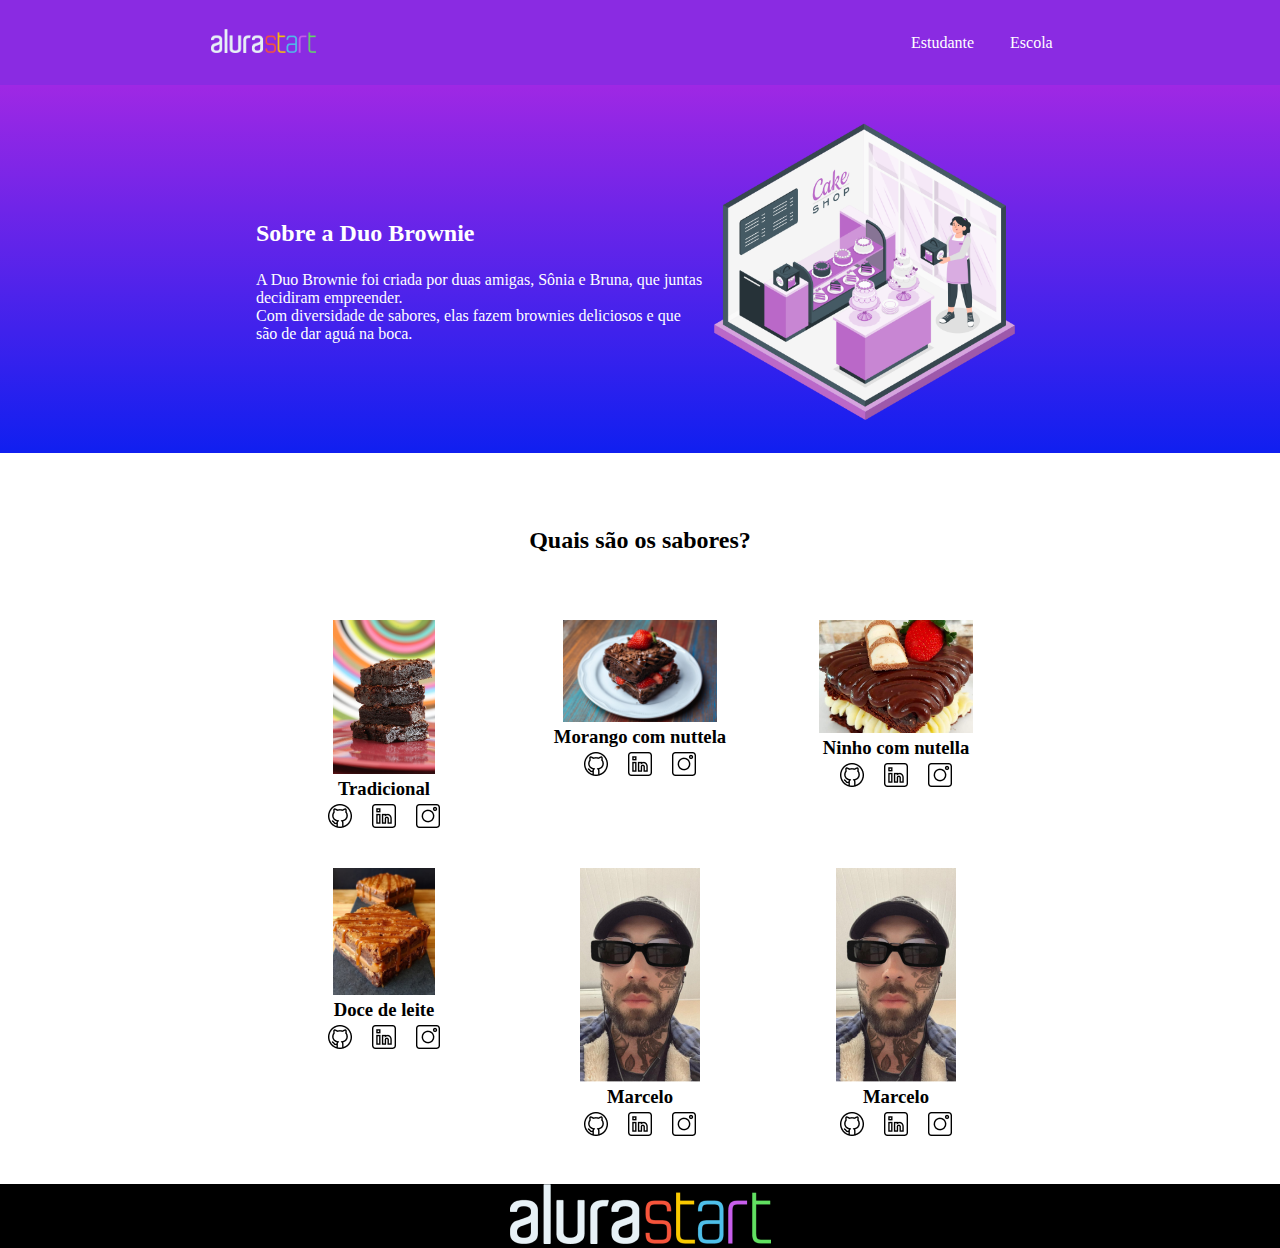
<file: index.html>
<!DOCTYPE html>
<html lang="en">
<head>
    <meta charset="UTF-8">
    <meta http-equiv="X-UA-Compatible" content="IE=edge">
    <meta name="viewport" content="width=device-width, initial-scale=1.0">
    <title>Document</title>
    <link rel="stylesheet" href="style.css">
    <link rel="preconnect" href="https://fonts.googleapis.com">
<link rel="preconnect" href="https://fonts.gstatic.com" crossorigin>
<link href="https://fonts.googleapis.com/css2?family=DM+Serif+Display:ital@0;1&display=swap" rel="stylesheet">
</head>
<body>
    <header class="cabeçalho">
    
        <h1><img class="cabeçalho-imagem" src="alurastart logo 1.png" alt="logo alura start"></h1>
        <ul class="cabeçalho-lista">
            <li class="cabeçalho-lista-item">Estudante</li>
            <li class="cabeçalho-lista-item">Escola</li>
        </ul>
</header>
<section class=" escola">
<div class="escola-div-conteudo">
    <h2 class="escola-titulo"> Sobre a Duo Brownie </h2>
    <p class="escola-texto-um">A Duo Brownie foi criada por duas amigas, Sônia e Bruna, que juntas decidiram empreender.</p>
    <p class="escola-texto-dois">Com diversidade de sabores, elas fazem brownies deliciosos e que são de dar aguá na boca.</p>
    
</div>

<img class="escola-imagem" src="cake shop-amico.png" alt="professora explicando">
</section>


<section class="estudante"> 
    <h2 class="estudante-titulo">Quais são os sabores?</h2> 

    <div class="estudante-todos">
 <span></span>
    <div class="estudante-div">
    <img class="brownie-imagem-1" src="foto brownie.jpg" alt="foto brownie">
    <h3 class="estudante-nome"> Tradicional</h3>
    <img  class="estudante-icone" src="github 1.png" alt="icone github">
    <img  class="estudante-icone" src="linkedin 1.png" alt=" icone linkedin">
    <img  class="estudante-icone" src="instagram 1.png" alt="icone instagram">
    </div>
    <div class="estudante-div">
        <img class="brownie-imagem-2" src="foto brownie 2.jpg" alt="foto brownie">
        <h3 class="estudante-nome"> Morango com nuttela</h3>
        <img  class="estudante-icone" src="github 1.png" alt="icone github">
        <img  class="estudante-icone" src="linkedin 1.png" alt=" icone linkedin">
        <img  class="estudante-icone" src="instagram 1.png" alt="icone instagram">
        </div>
        <div class="estudante-div">
            <img class="brownie-imagem-3" src="foto brownie 3.jpg" alt="foto brownie">
            <h3 class="estudante-nome"> Ninho com nutella</h3>
            <img  class="estudante-icone" src="github 1.png" alt="icone github">
            <img  class="estudante-icone" src="linkedin 1.png" alt=" icone linkedin">
            <img  class="estudante-icone" src="instagram 1.png" alt="icone instagram">
            </div>
            <span></span>
            <span></span>
            <div class="estudante-div">
                <img class="brownie-imagem-4" src="foto brownie 4.png" alt="foto brownie">
                <h3 class="estudante-nome"> Doce de leite</h3>
                <img  class="estudante-icone" src="github 1.png" alt="icone github">
                <img  class="estudante-icone" src="linkedin 1.png" alt=" icone linkedin">
                <img  class="estudante-icone" src="instagram 1.png" alt="icone instagram">
                </div>
                <div class="estudante-div">
                    <img class="Estudante-imagem" src="Marcelo 1.png" alt="foto do Marcelo">
                    <h3 class="estudante-nome"> Marcelo</h3>
                    <img  class="estudante-icone" src="github 1.png" alt="icone github">
                    <img  class="estudante-icone" src="linkedin 1.png" alt=" icone linkedin">
                    <img  class="estudante-icone" src="instagram 1.png" alt="icone instagram">
                    </div>
                    <div class="estudante-div">
                        <img class="Estudante-imagem" src="Marcelo 1.png" alt="foto do Marcelo">
                        <h3 class="estudante-nome"> Marcelo</h3>
                        <img  class="estudante-icone" src="github 1.png" alt="icone github">
                        <img  class="estudante-icone" src="linkedin 1.png" alt=" icone linkedin">
                        <img  class="estudante-icone" src="instagram 1.png" alt="icone instagram">
                        </div>
    </div>

</section>

<footer class="rodapé">
    <img class="imagem-rodapé" src="alurastart logo 1.png" alt="logo alurastart">
</footer>
</body>
</html>
</file>
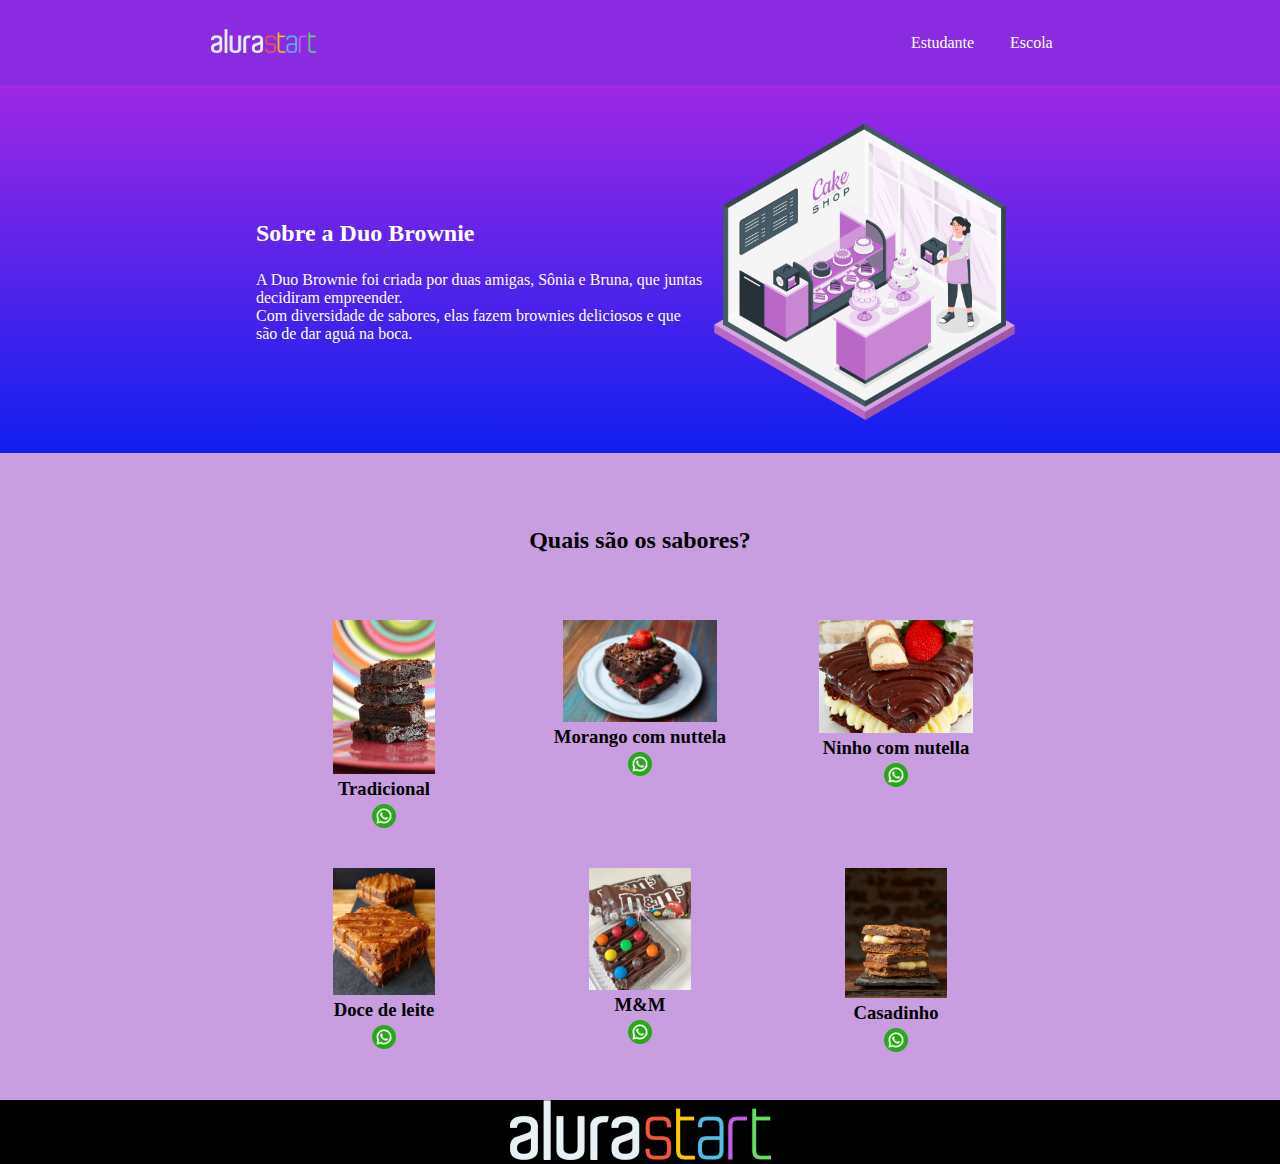
<file: site-brownie-main/index.html>
<!DOCTYPE html>
<html lang="en">
<head>
    <meta charset="UTF-8">
    <meta http-equiv="X-UA-Compatible" content="IE=edge">
    <meta name="viewport" content="width=device-width, initial-scale=1.0">
    <title>Document</title>
    <link rel="stylesheet" href="style.css">
    <link rel="preconnect" href="https://fonts.googleapis.com">
<link rel="preconnect" href="https://fonts.gstatic.com" crossorigin>
<link href="https://fonts.googleapis.com/css2?family=DM+Serif+Display:ital@0;1&display=swap" rel="stylesheet">
</head>
<body>
    <header class="cabeçalho">
    
        <h1><img class="cabeçalho-imagem" src="alurastart logo 1.png" alt="logo alura start"></h1>
        <ul class="cabeçalho-lista">
            <li class="cabeçalho-lista-item">Estudante</li>
            <li class="cabeçalho-lista-item">Escola</li>
        </ul>
</header>
<section class=" escola">
<div class="escola-div-conteudo">
    <h2 class="escola-titulo"> Sobre a Duo Brownie </h2>
    <p class="escola-texto-um">A Duo Brownie foi criada por duas amigas, Sônia e Bruna, que juntas decidiram empreender.</p>
    <p class="escola-texto-dois">Com diversidade de sabores, elas fazem brownies deliciosos e que são de dar aguá na boca.</p>
    
</div>

<img class="escola-imagem" src="cake shop-amico.png" alt="professora explicando">
</section>


<section class="estudante"> 
    <h2 class="estudante-titulo">Quais são os sabores?</h2> 

    <div class="estudante-todos">
 <span></span>
    <div class="estudante-div">
    <img class="brownie-imagem-1" src="foto brownie.jpg" alt="foto brownie">
    <h3 class="estudante-nome"> Tradicional</h3>
    <img  class="estudante-icone" src="foto whats.png" alt=" icone whatsapp">
    </div>
    <div class="estudante-div">
        <img class="brownie-imagem-2" src="foto brownie 2.jpg" alt="foto brownie">
        <h3 class="estudante-nome"> Morango com nuttela</h3>
        <img  class="estudante-icone" src="foto whats.png" alt=" icone whatsapp">
        </div>
        <div class="estudante-div">
            <img class="brownie-imagem-3" src="foto brownie 3.jpg" alt="foto brownie">
            <h3 class="estudante-nome"> Ninho com nutella</h3>
            <img  class="estudante-icone" src="foto whats.png" alt=" icone whatsapp">
            </div>
            <span></span>
            <span></span>
            <div class="estudante-div">
                <img class="brownie-imagem-4" src="foto brownie 4.png" alt="foto brownie">
                <h3 class="estudante-nome"> Doce de leite</h3>
                <img  class="estudante-icone" src="foto whats.png" alt=" icone whatsapp">
                </div>
                <div class="estudante-div">
                    <img class="brownie-imagem-5" src="foto brownie 5.jpg" alt="foto brownie">
                    <h3 class="estudante-nome"> M&M</h3>
                    <img  class="estudante-icone" src="foto whats.png" alt=" icone whatsapp">
                    </div>
                    <div class="estudante-div">
                        <img class="brownie-imagem-6" src="foto brownie 6.webp" alt="foto brownie">
                        <h3 class="estudante-nome"> Casadinho</h3>
                        <img  class="estudante-icone" src="foto whats.png" alt=" icone whatsapp">
                        </div>
    </div>

</section>

<footer class="rodapé">
    <img class="imagem-rodapé" src="alurastart logo 1.png" alt="logo alurastart">
</footer>
</body>
</html>
</file>
<file: style.css>
*{margin: 0;
padding: 0;}

body {.dm-serif display-regular {
    font-family: "DM Serif Display", serif;
    font-weight: 400;
    font-style: normal;
  }
  
  .dm-serif display-regular-italic {
    font-family: "DM Serif Display", serif;
    font-weight: 400;
    font-style: italic;
  }
  }

.cabeçalho {
background-color:blueviolet;
color: white;
display: flex;
justify-content: space-around; 
align-items: center;
padding: 24px 0;
}
    .cabeçalho-imagem{
        
        width: 40%;
    }

    .cabeçalho-lista-item{
        display: inline-block;
        margin: 0 16px;
        font-size: 16px;
    }
.escola-imagem {
    width: 25%;
}
.escola{
    background-image: linear-gradient(#9f28e4,#101ff0 );
    color: white;
    display: flex;
    justify-content: center;
    align-items: center;
    padding: 24px 0;

}
.escola-div-conteudo{  
    width: 35%;
}

.escola-titulo{
    padding: 24px 0;
}

.estudante{
    padding: 24px 0;
}

.estudante-imagem{
    width: 20px;
}

.brownie-imagem-1{
    width: 40%;
}

.brownie-imagem-2{
    width: 60%;
}

.brownie-imagem-3{
    width: 60%;
}

.brownie-imagem-4{
    width: 40%;
}

.estudante-icone{

width: 24px;
padding: 4px 8px;
}

.estudante-div{

text-align: center;
padding: 16px 0 ;
}

.estudante-titulo{
    text-align: center;
    padding: 50px 0;
}

.estudante-todos{
    display: grid;
    grid-template-columns: 20% 20% 20% 20% 20%;
}

.rodapé{
    background-color: black;
    text-align: center;
}


rodapé-imagem{
    height: 60px;
    padding: 12px 0;
}
</file>
<file: site-brownie-main/style.css>
*{margin: 0;
padding: 0;}

body {.dm-serif display-regular {
    font-family: "DM Serif Display", serif;
    font-weight: 400;
    font-style: normal;
  }
  
  .dm-serif display-regular-italic {
    font-family: "DM Serif Display", serif;
    font-weight: 400;
    font-style: italic;
  }
  }

.cabeçalho {
background-color:blueviolet;
color: white;
display: flex;
justify-content: space-around; 
align-items: center;
padding: 24px 0;
}
    .cabeçalho-imagem{
        
        width: 40%;
    }

    .cabeçalho-lista-item{
        display: inline-block;
        margin: 0 16px;
        font-size: 16px;
    }
.escola-imagem {
    width: 25%;
}
.escola{
    background-image: linear-gradient(#9f28e4,#101ff0 );
    color: white;
    display: flex;
    justify-content: center;
    align-items: center;
    padding: 24px 0;

}
.escola-div-conteudo{  
    width: 35%;
}

.escola-titulo{
    padding: 24px 0;
}

.estudante{
    padding: 24px 0;
}

.estudante-imagem{
    width: 20px;
}

.brownie-imagem-1{
    width: 40%;
}

.brownie-imagem-2{
    width: 60%;
}

.brownie-imagem-3{
    width: 60%;
}

.brownie-imagem-4{
    width: 40%;
}

.brownie-imagem-5{
    width: 40%;
}

.brownie-imagem-6{
    width: 40%;
}

.estudante-icone{

width: 24px;
padding: 4px 8px;
}

.estudante-div{

text-align: center;
padding: 16px 0 ;
}

.estudante-titulo{
    text-align: center;
    padding: 50px 0;
}

.estudante-todos{
    display: grid;
    grid-template-columns: 20% 20% 20% 20% 20%;
}

.rodapé{
    background-color: black;
    text-align: center;
}


rodapé-imagem{
    height: 60px;
    padding: 12px 0;
}

.estudante{
    background-color: #c89ee0;
}
</file>
